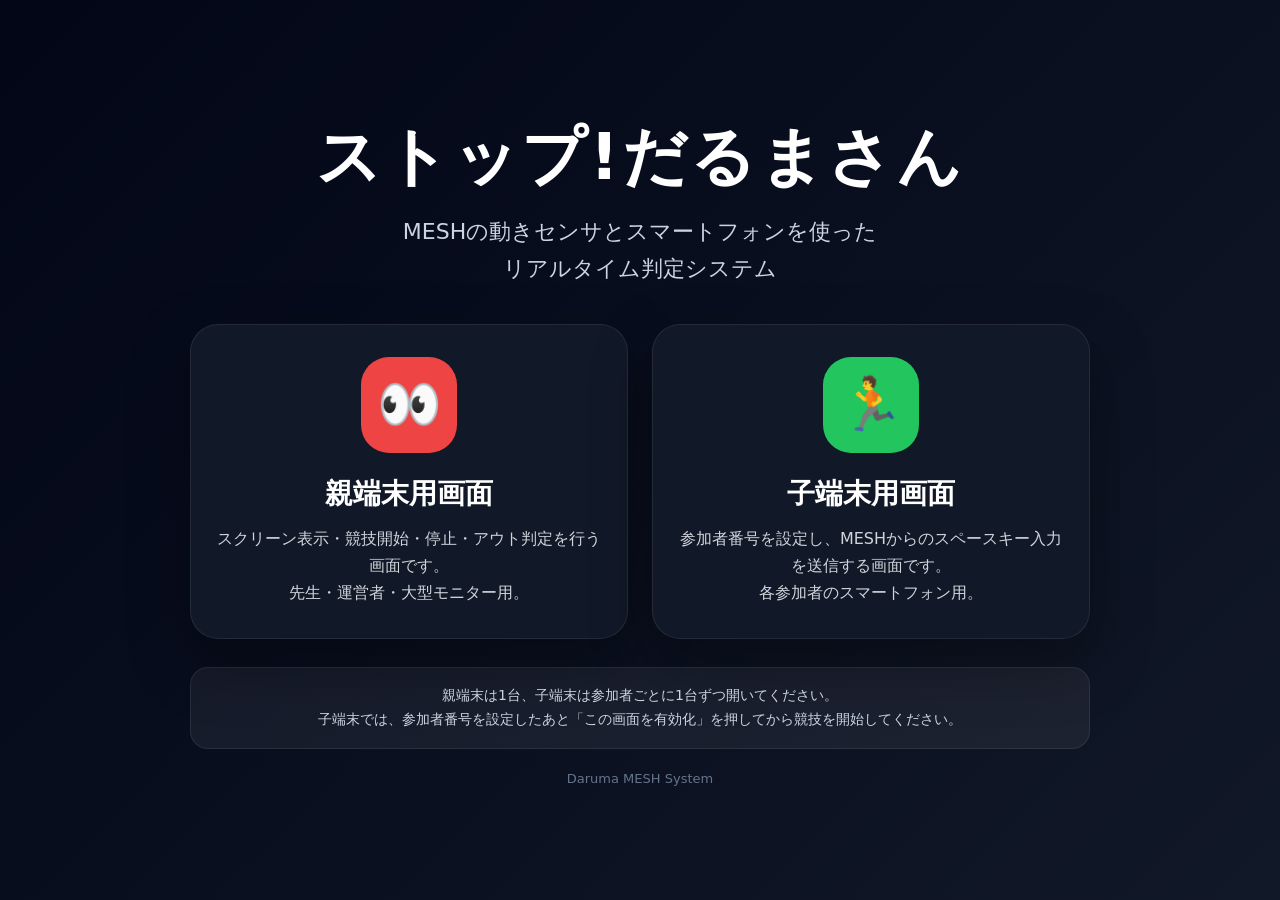
<file: index.html>
<!DOCTYPE html>
<html lang="ja">
<head>
  <meta charset="UTF-8" />
  <meta name="viewport" content="width=device-width, initial-scale=1.0" />

  <title>ストップ!だるまさん</title>

  <link rel="stylesheet" href="home.css" />
</head>

<body>
  <main class="home">
    <div class="title">ストップ!だるまさん</div>

    <div class="subtitle">
      MESHの動きセンサとスマートフォンを使った<br />
      リアルタイム判定システム
    </div>

    <section class="cards">
      <a class="card" href="parent/parent.html">
        <div class="icon parent-icon">👀</div>
        <div class="card-title">親端末用画面</div>
        <div class="card-text">
          スクリーン表示・競技開始・停止・アウト判定を行う画面です。<br />
          先生・運営者・大型モニター用。
        </div>
      </a>

      <a class="card" href="player/player.html">
        <div class="icon player-icon">🏃</div>
        <div class="card-title">子端末用画面</div>
        <div class="card-text">
          参加者番号を設定し、MESHからのスペースキー入力を送信する画面です。<br />
          各参加者のスマートフォン用。
        </div>
      </a>
    </section>

    <div class="note">
      親端末は1台、子端末は参加者ごとに1台ずつ開いてください。<br />
      子端末では、参加者番号を設定したあと「この画面を有効化」を押してから競技を開始してください。
    </div>

    <div class="footer">
      Daruma MESH System
    </div>
  </main>
</body>
</html>
</file>
<file: home.css>
body {
    margin: 0;
    font-family: system-ui, -apple-system, BlinkMacSystemFont, "Yu Gothic", sans-serif;
    background: linear-gradient(135deg, #020617, #111827);
    color: white;
    min-height: 100vh;
    display: flex;
    justify-content: center;
    align-items: center;
    padding: 24px;
    box-sizing: border-box;
}

.home {
    width: min(94vw, 900px);
    text-align: center;
}

.title {
    font-size: clamp(34px, 6vw, 64px);
    font-weight: 900;
    margin-bottom: 12px;
    letter-spacing: 0.04em;
}

.subtitle {
    font-size: clamp(16px, 2.5vw, 22px);
    color: #cbd5e1;
    margin-bottom: 36px;
    line-height: 1.7;
}

.cards {
    display: grid;
    grid-template-columns: repeat(2, 1fr);
    gap: 24px;
    margin-bottom: 28px;
}

.card {
    background: #111827;
    border: 1px solid rgba(255, 255, 255, 0.08);
    border-radius: 28px;
    padding: 32px 24px;
    text-decoration: none;
    color: white;
    box-shadow: 0 24px 60px rgba(0, 0, 0, 0.35);
    transition: 0.18s ease;
    display: flex;
    flex-direction: column;
    align-items: center;
    min-height: 250px;
    box-sizing: border-box;
}

.card:hover {
    transform: translateY(-6px);
    border-color: rgba(255, 255, 255, 0.25);
    box-shadow: 0 30px 70px rgba(0, 0, 0, 0.5);
}

.icon {
    width: 96px;
    height: 96px;
    border-radius: 28px;
    display: flex;
    justify-content: center;
    align-items: center;
    font-size: 52px;
    margin-bottom: 22px;
}

.parent-icon {
    background: #ef4444;
}

.player-icon {
    background: #22c55e;
}

.card-title {
    font-size: 28px;
    font-weight: 900;
    margin-bottom: 12px;
}

.card-text {
    color: #d1d5db;
    font-size: 16px;
    line-height: 1.7;
}

.note {
    background: rgba(255, 255, 255, 0.06);
    border: 1px solid rgba(255, 255, 255, 0.08);
    border-radius: 18px;
    padding: 16px;
    color: #cbd5e1;
    font-size: 14px;
    line-height: 1.7;
}

.footer {
    margin-top: 22px;
    color: #64748b;
    font-size: 13px;
}

@media (max-width: 720px) {
    .cards {
        grid-template-columns: 1fr;
    }

    .card {
        min-height: auto;
    }
}
</file>
